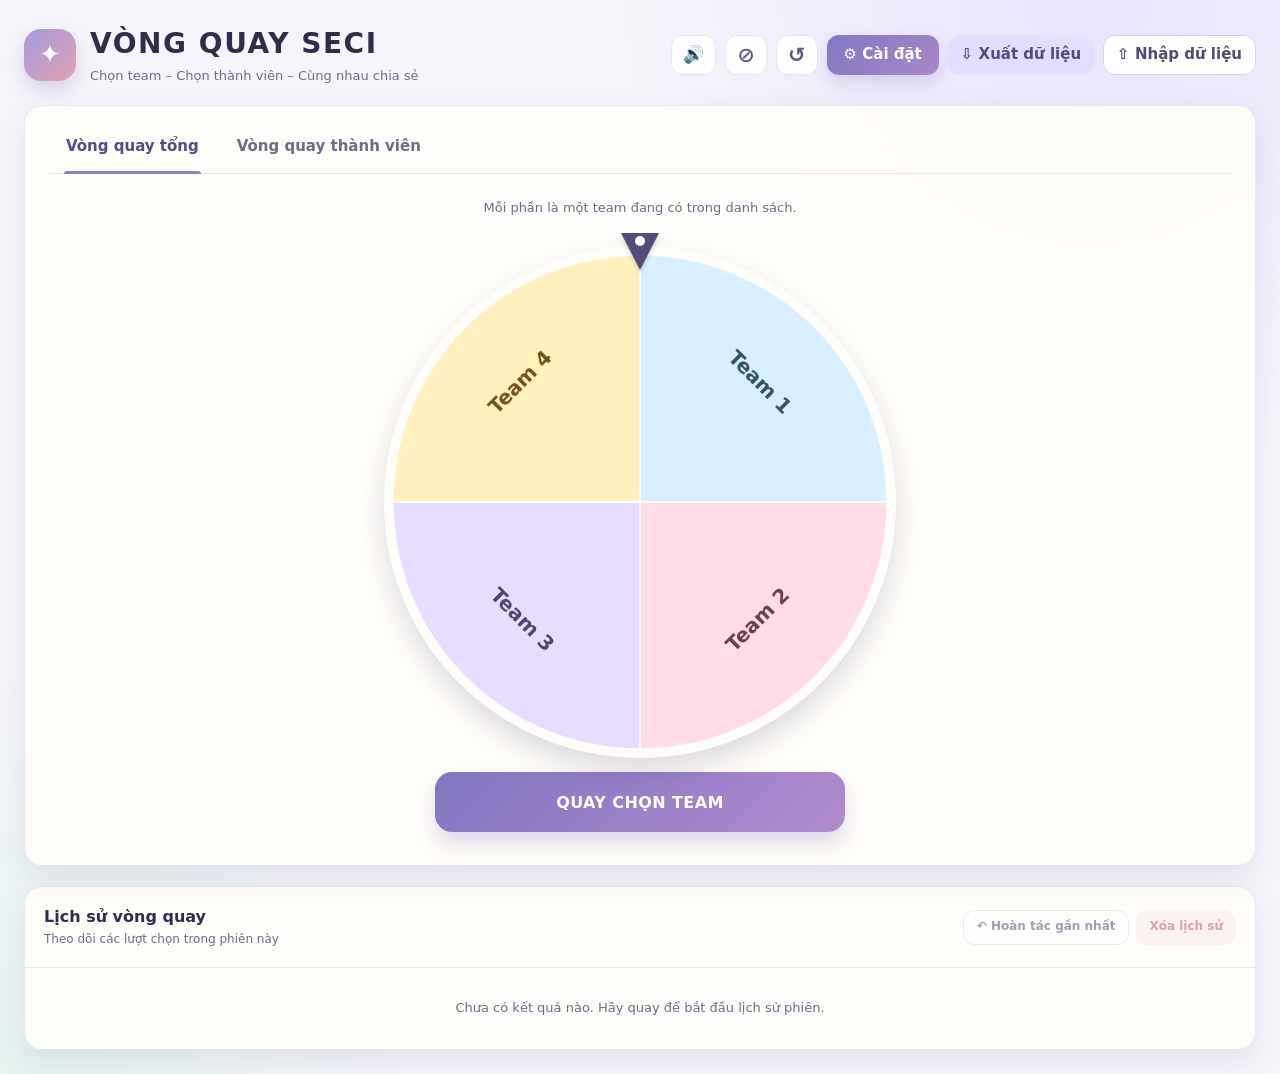
<file: index.html>
<!doctype html>
<html lang="vi">
<head>
  <meta charset="UTF-8" />
  <meta name="viewport" content="width=device-width, initial-scale=1.0" />
  <meta name="theme-color" content="#7d78bd" />
  <title>Vòng quay SECI</title>
  <style>
    :root {
      --ink: #302d4a;
      --muted: #6e6b85;
      --paper: #fffdf9;
      --canvas: #f6f5fb;
      --line: #e8e5f0;
      --lilac: #e4ddff;
      --lavender: #8d82c9;
      --pink: #ffdce6;
      --rose: #db7893;
      --mint: #d5f2e7;
      --teal: #5aa98e;
      --cream: #fff0bd;
      --gold: #c99838;
      --blue: #d8edff;
      --blue-strong: #599cc7;
      --danger: #b54f6e;
      --shadow: 0 12px 32px rgba(61, 51, 106, .10);
      --radius: 18px;
    }

    * { box-sizing: border-box; }
    html { min-width: 320px; background: var(--canvas); }
    body {
      min-height: 100vh; margin: 0; color: var(--ink); background:
        radial-gradient(circle at 85% 0%, rgba(228, 221, 255, .75), transparent 30rem),
        radial-gradient(circle at 0% 100%, rgba(213, 242, 231, .55), transparent 27rem), var(--canvas);
      font-family: system-ui, -apple-system, "Segoe UI", Roboto, "Noto Sans", Arial, sans-serif; font-size: 15px; line-height: 1.45;
    }
    button, input { font: inherit; }
    button { color: inherit; cursor: pointer; }
    button:disabled { opacity: .52; cursor: not-allowed; transform: none !important; }
    .app-shell { max-width: 1600px; margin: 0 auto; padding: 24px; }
    .topbar {
      display: flex; align-items: center; justify-content: space-between; gap: 22px;
      margin-bottom: 20px;
    }
    .brand { display: flex; align-items: center; gap: 14px; }
    .brand-mark {
      position: relative; width: 52px; height: 52px; display: grid; place-items: center; padding: 0; overflow: hidden; border: 0; border-radius: 17px;
      background: linear-gradient(135deg, #a49add, #e1a1b6); color: white; box-shadow: 0 9px 20px rgba(122, 108, 183, .25);
      font-size: 26px; transform: none;
    }
    .brand-mark img { width: 100%; height: 100%; display: none; object-fit: cover; transform: none; }
    .brand-mark.has-image img { display: block; }
    .brand-mark.has-image .brand-symbol { display: none; }
    .brand-mark::after { content: "Đổi"; position: absolute; inset: auto 0 0; padding: 3px 0 4px; color: white; background: rgba(50,45,74,.72); font-size: 9px; font-weight: 850; opacity: 0; transition: opacity .18s ease; }
    .brand-mark:hover::after, .brand-mark:focus-visible::after { opacity: 1; }
    h1, h2, h3, p { margin: 0; }
    h1 { letter-spacing: .055em; font-size: clamp(20px, 3vw, 28px); font-weight: 800; }
    .tagline { color: var(--muted); margin-top: 2px; font-size: 13px; }
    .top-actions { display: flex; align-items: center; gap: 9px; flex-wrap: wrap; justify-content: flex-end; }
    .icon-button, .soft-button, .outline-button, .primary-button, .danger-button {
      border: 0; min-height: 40px; border-radius: 12px; font-weight: 750; transition: transform .18s ease, filter .18s ease, background .18s ease;
    }
    .icon-button:hover, .soft-button:hover, .outline-button:hover, .primary-button:hover, .danger-button:hover { transform: translateY(-2px); filter: brightness(.98); }
    .icon-button { min-width: 40px; padding: 0 11px; background: white; border: 1px solid var(--line); font-size: 17px; }
    .soft-button { padding: 0 13px; background: var(--lilac); color: #514b80; }
    .outline-button { padding: 0 13px; background: white; border: 1px solid #d8d2e7; color: #504b70; }
    .primary-button { padding: 0 17px; background: linear-gradient(135deg, #8377c4, #a988c7); color: white; box-shadow: 0 8px 18px rgba(120, 103, 181, .22); }
    .danger-button { padding: 0 13px; background: #fde8ed; color: var(--danger); }

    .main-layout { display: block; }
    .panel { background: rgba(255, 253, 249, .94); border: 1px solid rgba(231, 226, 241, .95); border-radius: var(--radius); box-shadow: var(--shadow); }
    .side-panel { overflow: hidden; position: sticky; top: 15px; }
    .panel-heading { display: flex; align-items: flex-start; justify-content: space-between; gap: 12px; padding: 20px 19px 14px; }
    .panel-heading h2 { font-size: 16px; }
    .panel-subtitle { font-size: 12px; color: var(--muted); margin-top: 3px; }
    .team-list { max-height: calc(100vh - 278px); min-height: 165px; overflow: auto; padding: 0 12px 12px; }
    .empty-side { text-align: center; padding: 26px 12px; color: var(--muted); font-size: 13px; }
    .team-card { border: 1px solid var(--line); border-radius: 14px; background: #fff; margin: 8px 0; overflow: hidden; }
    .team-card.selected { border-color: #afa5de; box-shadow: 0 0 0 3px rgba(164, 154, 221, .15); }
    .team-top { display: flex; align-items: center; gap: 8px; padding: 10px; }
    .team-collapse { flex: 1; display: flex; align-items: center; gap: 9px; min-width: 0; background: transparent; border: 0; text-align: left; padding: 0; }
    .entity-avatar { position: relative; flex: 0 0 auto; width: 34px; height: 34px; display: grid; place-items: center; overflow: hidden; padding: 0; border: 1px solid rgba(119, 103, 177, .16); border-radius: 11px; color: #675d9b; background: linear-gradient(145deg, #eeeaff, #fbeaf1); font-size: 13px; font-weight: 900; }
    .entity-avatar.member-avatar { width: 27px; height: 27px; border-radius: 9px; font-size: 11px; }
    .entity-avatar img { width: 100%; height: 100%; display: block; object-fit: cover; }
    .entity-avatar::after { content: "+"; position: absolute; right: -1px; bottom: -1px; width: 14px; height: 14px; display: grid; place-items: center; border-radius: 7px 0 0 0; color: white; background: rgba(70, 60, 105, .82); font-size: 11px; line-height: 1; opacity: 0; transition: opacity .18s; }
    .entity-avatar:hover::after, .entity-avatar:focus-visible::after { opacity: 1; }
    .chevron { color: var(--muted); font-size: 11px; width: 12px; transition: transform .2s; }
    .is-collapsed .chevron { transform: rotate(-90deg); }
    .team-name { overflow: hidden; text-overflow: ellipsis; white-space: nowrap; font-weight: 800; font-size: 14px; }
    .count { flex: 0 0 auto; font-size: 11px; font-weight: 800; padding: 3px 7px; border-radius: 100px; color: #4e8d78; background: var(--mint); }
    .mini-actions { display: flex; gap: 3px; }
    .mini-button { width: 29px; height: 29px; display: grid; place-items: center; border: 0; border-radius: 8px; background: transparent; color: var(--muted); font-size: 14px; }
    .mini-button:hover { background: #f4f1fb; color: var(--lavender); }
    .mini-button.delete:hover { background: #fbe8ed; color: var(--danger); }
    .photo-button { flex: 0 0 auto; min-height: 28px; padding: 0 7px; border: 1px solid #ded8f0; border-radius: 8px; color: #5b5291; background: #f3f0fd; font-size: 11px; font-weight: 850; white-space: nowrap; }
    .photo-button:hover { border-color: #b9addf; background: #ebe6fc; }
    .image-tip { margin: 0 12px 8px; padding: 9px 10px; border: 1px dashed #cabfec; border-radius: 10px; color: #5c5680; background: #f8f5ff; font-size: 12px; line-height: 1.45; }
    .member-list { padding: 0 10px 9px 30px; }
    .member-row { display: flex; align-items: center; min-height: 36px; gap: 6px; color: #58546e; font-size: 13px; }
    .member-name { flex: 1; overflow: hidden; white-space: nowrap; text-overflow: ellipsis; }
    .member-empty { color: #9994aa; font-size: 12px; padding: 4px 0; }
    .add-member { width: 100%; margin: 7px 0 1px; min-height: 31px; color: #5c5493; font-size: 12px; font-weight: 800; background: #f3f0fd; border: 0; border-radius: 9px; }
    .add-team-wrap { padding: 12px; border-top: 1px solid var(--line); }
    .add-team-wrap .primary-button { width: 100%; }
    .manage-tools { padding: 0 12px 13px; display: grid; grid-template-columns: 1fr 1fr; gap: 7px; }
    .manage-tools button { min-height: 34px; font-size: 12px; }
    .file-input { display: none; }

    .workspace { min-width: 0; display: grid; gap: 20px; }
    .spinner-panel { min-height: 650px; padding: 0 24px 25px; overflow: hidden; position: relative; }
    .tabs { height: 68px; display: flex; align-items: end; gap: 4px; border-bottom: 1px solid var(--line); }
    .tab-button { position: relative; padding: 0 17px 16px; background: transparent; color: var(--muted); border: 0; font-weight: 800; }
    .tab-button[aria-selected="true"] { color: #534c86; }
    .tab-button[aria-selected="true"]::after { content: ""; position: absolute; height: 3px; border-radius: 3px 3px 0 0; background: #8e82c9; left: 15px; right: 15px; bottom: -1px; }
    .spin-layout { min-height: 560px; display: grid; place-items: center; }
    .wheel-area { width: 100%; min-width: 0; display: grid; justify-items: center; padding: 25px 0 8px; }
    .wheel-caption { font-size: 13px; color: var(--muted); text-align: center; max-width: 510px; margin: 0 auto 14px; }
    .member-team-picker { width: min(100%, 430px); display: flex; align-items: center; gap: 11px; margin: 0 auto 13px; padding: 10px 12px; border: 1px solid #ddd7ee; border-radius: 14px; background: #f8f5ff; }
    .member-team-picker[hidden] { display: none; }
    .member-team-picker label { flex: 0 0 auto; color: #5d5680; font-size: 12px; font-weight: 850; }
    .member-team-picker select { min-width: 0; flex: 1; height: 38px; padding: 0 34px 0 11px; border: 1px solid #d7d0e8; border-radius: 10px; outline: none; color: var(--ink); background: white; font-weight: 750; cursor: pointer; }
    .member-team-picker select:focus { border-color: #9287cc; box-shadow: 0 0 0 3px rgba(146, 135, 204, .16); }
    .wheel-wrap { width: min(100%, 540px); position: relative; aspect-ratio: 1; display: grid; place-items: center; padding: 14px; }
    .pointer { z-index: 4; position: absolute; top: 1px; left: 50%; transform: translateX(-50%); width: 0; height: 0; border-left: 19px solid transparent; border-right: 19px solid transparent; border-top: 37px solid #554b77; filter: drop-shadow(0 3px 2px rgba(45, 41, 67, .2)); }
    .pointer::after { content: ""; position: absolute; top: -34px; left: -5px; width: 10px; height: 10px; background: #fffdf9; border-radius: 50%; }
    .wheel-disc { width: 100%; height: 100%; border: 9px solid #fffdf9; border-radius: 50%; background: #fff; box-shadow: 0 13px 26px rgba(65, 56, 111, .18), inset 0 0 0 1px rgba(80,70,110,.11); overflow: hidden; will-change: transform; }
    #wheelCanvas { display: block; width: 100%; height: 100%; }
    .wheel-empty { position: absolute; inset: 15%; display: grid; place-items: center; text-align: center; border-radius: 50%; padding: 40px; color: var(--muted); background: #f5f3fa; font-size: 14px; }
    .wheel-empty[hidden] { display: none; }
    .spin-button { width: min(100%, 410px); min-height: 60px; border: 0; border-radius: 17px; background: linear-gradient(135deg, #8276c1, #b28acd); color: white; font-size: 16px; letter-spacing: .025em; font-weight: 900; box-shadow: 0 12px 20px rgba(129, 111, 190, .25); transition: transform .18s ease, box-shadow .18s ease; }
    .spin-button:hover { transform: translateY(-3px); box-shadow: 0 16px 25px rgba(129, 111, 190, .32); }
    .spin-button.spinning { background: linear-gradient(135deg, #aaa4c5, #bca7c2); }

    .selected-team-card { padding: 18px; background: linear-gradient(140deg, #f4f1ff, #fffaf7); border: 1px solid #e5def8; border-radius: 15px; }
    .selected-team-card .eyebrow, .setting-label { color: var(--muted); font-size: 11px; font-weight: 850; letter-spacing: .06em; text-transform: uppercase; }
    .selected-team-name { margin-top: 5px; font-weight: 900; font-size: 18px; overflow-wrap: anywhere; }
    .not-selected { color: var(--muted); font-size: 14px; line-height: 1.6; }
    .toolbar-toggle { color: #665d91; font-size: 21px; }
    .toolbar-toggle.on { color: #236c58; border-color: #a9d7c6; background: #e2f5ed; }
    .reset-icon { color: #5d5680; font-size: 21px; }
    .action-stack { display: grid; gap: 8px; }
    .action-stack button { width: 100%; min-height: 39px; font-size: 12px; }

    .history-panel { overflow: hidden; }
    .history-head { display: flex; gap: 12px; align-items: center; justify-content: space-between; padding: 18px 19px; border-bottom: 1px solid var(--line); }
    .history-head h2 { font-size: 16px; }
    .history-actions { display: flex; gap: 7px; }
    .history-actions button { min-height: 35px; font-size: 12px; }
    .history-scroller { overflow-x: auto; }
    table { width: 100%; border-collapse: collapse; min-width: 570px; }
    th { color: var(--muted); background: #fcfbfe; font-size: 11px; letter-spacing: .04em; text-align: left; text-transform: uppercase; }
    th, td { padding: 12px 15px; border-bottom: 1px solid #efedf4; }
    td { font-size: 13px; }
    tbody tr:last-child td { border-bottom: 0; }
    .type-chip { display: inline-flex; align-items: center; border-radius: 50px; padding: 4px 8px; font-size: 11px; font-weight: 800; white-space: nowrap; }
    .type-team { color: #62529d; background: #eeeaff; }
    .type-member { color: #397d69; background: #e2f5ed; }
    .history-empty { padding: 31px; color: var(--muted); text-align: center; font-size: 13px; }
    .history-result { font-weight: 800; max-width: 210px; overflow: hidden; text-overflow: ellipsis; white-space: nowrap; }

    .modal-backdrop { z-index: 50; position: fixed; inset: 0; display: none; align-items: center; justify-content: center; padding: 18px; background: rgba(42, 37, 62, .38); backdrop-filter: blur(3px); }
    .modal-backdrop.is-open { display: flex; animation: fade .2s ease; }
    .modal { width: min(100%, 500px); padding: 26px; border-radius: 22px; background: #fffdf9; box-shadow: 0 24px 70px rgba(38, 31, 66, .25); animation: pop .28s cubic-bezier(.2,.8,.2,1); }
    .result-modal { max-height: calc(100vh - 36px); overflow-y: auto; }
    .modal.small { width: min(100%, 420px); }
    .modal-kicker { color: #8277b3; font-size: 12px; text-align: center; font-weight: 900; letter-spacing: .12em; text-transform: uppercase; }
    .modal-result { margin: 9px 0 2px; text-align: center; font-size: clamp(25px, 5vw, 34px); line-height: 1.16; font-weight: 900; overflow-wrap: anywhere; }
    .modal-detail { margin: 8px 0 23px; text-align: center; color: var(--muted); }
    .result-symbol { width: 76px; height: 76px; display: grid; place-items: center; margin: -60px auto 14px; overflow: hidden; border: 4px solid #fffdf9; border-radius: 24px; background: linear-gradient(135deg, #a79cdb, #e69db5); color: white; font-size: 31px; box-shadow: 0 10px 20px rgba(126, 105, 179, .3); }
    .result-symbol[hidden] { display: none; }
    .result-symbol.has-image { --result-image-size: min(180px, 70vw, 32vh); width: var(--result-image-size); height: var(--result-image-size); aspect-ratio: 1; margin: 0 auto 16px; border-radius: 24px; background: #f5f3fa; }
    .result-symbol.has-image.member-image { --result-image-size: min(290px, 78vw, 46vh); }
    .result-symbol img { width: 100%; height: 100%; display: block; object-fit: contain; }
    .modal-actions { display: flex; justify-content: center; flex-wrap: wrap; gap: 9px; }
    .modal-actions button { min-height: 42px; }
    #settingsBackdrop { z-index: 45; }
    .settings-modal { width: min(1060px, 100%); max-height: min(840px, calc(100vh - 28px)); display: flex; flex-direction: column; overflow: hidden; border-radius: 22px; background: #fffdf9; box-shadow: 0 24px 70px rgba(38, 31, 66, .25); animation: pop .28s cubic-bezier(.2,.8,.2,1); }
    .settings-head { display: flex; align-items: center; justify-content: space-between; gap: 16px; padding: 19px 22px; border-bottom: 1px solid var(--line); }
    .settings-head h2 { font-size: 20px; }
    .settings-head p { margin-top: 3px; color: var(--muted); font-size: 13px; }
    .settings-grid { display: grid; grid-template-columns: minmax(330px, 1.2fr) minmax(280px, .8fr); min-height: 0; overflow: auto; }
    .settings-modal .side-panel { position: static; border: 0; border-radius: 0; box-shadow: none; border-right: 1px solid var(--line); background: transparent; }
    .settings-modal .team-list { max-height: 490px; }
    .round-settings { display: grid; gap: 13px; align-content: center; padding: 22px; background: linear-gradient(145deg, rgba(245,242,253,.76), rgba(255,253,249,.1)); }
    .round-settings .action-stack { margin-top: 2px; }
    .dialog-title { font-size: 20px; }
    .dialog-message { color: var(--muted); margin: 8px 0 16px; }
    .dialog-label { display: block; margin-bottom: 6px; font-size: 12px; font-weight: 850; color: #5d5973; }
    .dialog-input { width: 100%; border: 1px solid #d9d3e5; outline: none; border-radius: 11px; padding: 11px 12px; color: var(--ink); background: #fff; }
    .dialog-input:focus { border-color: #9287cc; box-shadow: 0 0 0 3px rgba(146, 135, 204, .16); }
    .dialog-error { min-height: 18px; margin-top: 6px; color: var(--danger); font-size: 12px; }
    .dialog-actions { display: flex; justify-content: flex-end; gap: 8px; margin-top: 17px; }
    .toast { z-index: 80; position: fixed; left: 50%; bottom: 23px; transform: translate(-50%, 25px); opacity: 0; pointer-events: none; max-width: calc(100% - 30px); padding: 10px 15px; border-radius: 12px; color: #fff; background: #4f4965; box-shadow: 0 9px 22px rgba(34,30,50,.2); font-size: 13px; font-weight: 700; transition: opacity .2s, transform .2s; }
    .toast.show { opacity: 1; transform: translate(-50%, 0); }
    .toast.error { background: #a74d67; }
    .confetti-piece { z-index: 75; position: fixed; top: -22px; width: 9px; height: 14px; pointer-events: none; border-radius: 3px; animation: fall var(--fall-time) cubic-bezier(.1,.8,.2,1) forwards; }
    @keyframes fall { to { transform: translate(var(--drift), 110vh) rotate(720deg); opacity: .1; } }
    @keyframes fade { from { opacity: 0; } to { opacity: 1; } }
    @keyframes pop { from { transform: scale(.92) translateY(12px); opacity: 0; } to { transform: scale(1) translateY(0); opacity: 1; } }

    @media (max-width: 1050px) {
      .spinner-panel { padding-left: 18px; padding-right: 18px; }
    }
    @media (max-width: 720px) {
      .app-shell { padding: 12px; }
      .topbar { align-items: flex-start; flex-direction: column; gap: 13px; }
      .top-actions { justify-content: flex-start; width: 100%; }
      .spinner-panel { min-height: 0; }
      .tabs { overflow-x: auto; height: 59px; }
      .tab-button { white-space: nowrap; padding-left: 12px; padding-right: 12px; }
      .wheel-wrap { width: min(100%, 470px); }
      .spin-layout { min-height: 0; }
      .history-head { align-items: flex-start; flex-direction: column; }
      .history-actions { width: 100%; }
      .history-actions button { flex: 1; }
      .modal { padding: 24px 17px 18px; }
      .settings-grid { grid-template-columns: 1fr; }
      .settings-modal .side-panel { border-right: 0; border-bottom: 1px solid var(--line); }
      .settings-modal .team-list { max-height: 320px; }
      .round-settings { padding: 17px; }
    }
  </style>
</head>
<body>
  <main class="app-shell">
    <header class="topbar">
      <div class="brand">
        <button id="logoButton" class="brand-mark" type="button" title="Bấm để tải logo lên" aria-label="Tải ảnh logo lên">
          <span class="brand-symbol" aria-hidden="true">✦</span>
          <img id="brandLogo" alt="Logo SECI" />
        </button>
        <input id="logoInput" class="file-input" type="file" accept="image/png,image/jpeg,image/webp" />
        <div>
          <h1>VÒNG QUAY SECI</h1>
          <p class="tagline">Chọn team – Chọn thành viên – Cùng nhau chia sẻ</p>
        </div>
      </div>
      <div class="top-actions">
        <button id="soundButton" class="icon-button" type="button" title="Bật/tắt âm thanh" aria-label="Bật âm thanh">🔊</button>
        <button id="excludeSwitch" class="icon-button toolbar-toggle" type="button" aria-pressed="false" title="Loại sau khi quay: Tắt" aria-label="Loại sau khi quay: Tắt">⊘</button>
        <button id="restoreAllButton" class="icon-button reset-icon" type="button" title="Reset các kết quả đã loại" aria-label="Reset các kết quả đã loại">↺</button>
        <button id="settingsButton" class="primary-button" type="button">⚙ Cài đặt</button>
        <button id="exportButton" class="soft-button" type="button">⇩ Xuất dữ liệu</button>
        <button id="importButton" class="outline-button" type="button">⇧ Nhập dữ liệu</button>
        <input id="importInput" class="file-input" type="file" accept="application/json,.json" />
      </div>
    </header>

    <div class="main-layout">
      <section class="workspace">
        <section class="panel spinner-panel" aria-label="Vòng quay may mắn">
          <div class="tabs" role="tablist" aria-label="Chọn loại vòng quay">
            <button id="teamTab" class="tab-button" type="button" role="tab" aria-selected="true" aria-controls="spinnerView">Vòng quay tổng</button>
            <button id="memberTab" class="tab-button" type="button" role="tab" aria-selected="false" aria-controls="spinnerView">Vòng quay thành viên</button>
          </div>
          <div id="spinnerView" class="spin-layout">
            <div class="wheel-area">
              <div id="memberTeamPicker" class="member-team-picker" hidden>
                <label for="memberTeamSelect">Chọn team</label>
                <select id="memberTeamSelect" aria-label="Chọn team để quay thành viên"></select>
              </div>
              <p id="wheelCaption" class="wheel-caption"></p>
              <div class="wheel-wrap" aria-label="Vòng quay">
                <div class="pointer" aria-hidden="true"></div>
                <div id="wheelDisc" class="wheel-disc"><canvas id="wheelCanvas"></canvas></div>
                <div id="wheelEmpty" class="wheel-empty" hidden></div>
              </div>
              <button id="spinButton" class="spin-button" type="button">QUAY CHỌN TEAM</button>
            </div>
          </div>
        </section>

        <section class="panel history-panel" aria-label="Lịch sử vòng quay">
          <div class="history-head">
            <div><h2>Lịch sử vòng quay</h2><p class="panel-subtitle">Theo dõi các lượt chọn trong phiên này</p></div>
            <div class="history-actions">
              <button id="undoButton" class="outline-button" type="button">↶ Hoàn tác gần nhất</button>
              <button id="clearHistoryButton" class="danger-button" type="button">Xóa lịch sử</button>
            </div>
          </div>
          <div id="historyContent" class="history-scroller"></div>
        </section>
      </section>
    </div>
  </main>

  <div id="resultBackdrop" class="modal-backdrop" aria-hidden="true">
    <section class="modal result-modal" role="dialog" aria-modal="true" aria-labelledby="resultTitle">
      <div id="resultVisual" class="result-symbol" aria-hidden="true"><img id="resultImage" alt="" hidden /><span id="resultFallback">✦</span></div>
      <p id="resultKicker" class="modal-kicker">Kết quả vòng quay</p>
      <h2 id="resultTitle" class="modal-result"></h2>
      <p id="resultDetail" class="modal-detail"></p>
      <div id="resultActions" class="modal-actions"></div>
    </section>
  </div>
  <div id="dialogBackdrop" class="modal-backdrop" aria-hidden="true">
    <section class="modal small" role="dialog" aria-modal="true" aria-labelledby="dialogTitle">
      <h2 id="dialogTitle" class="dialog-title"></h2>
      <p id="dialogMessage" class="dialog-message"></p>
      <label id="dialogLabel" class="dialog-label" for="dialogInput" hidden></label>
      <input id="dialogInput" class="dialog-input" maxlength="80" autocomplete="off" hidden />
      <div id="dialogError" class="dialog-error" aria-live="polite"></div>
      <div id="dialogActions" class="dialog-actions"></div>
    </section>
  </div>
  <div id="settingsBackdrop" class="modal-backdrop" aria-hidden="true">
    <section class="settings-modal" role="dialog" aria-modal="true" aria-labelledby="settingsTitle">
      <header class="settings-head">
        <div>
          <h2 id="settingsTitle">Cài đặt phiên quay</h2>
          <p>Quản lý team và điều chỉnh cách hoạt động của vòng quay.</p>
        </div>
        <button id="closeSettingsButton" class="icon-button" type="button" aria-label="Đóng cài đặt" title="Đóng cài đặt">×</button>
      </header>
      <div class="settings-grid">
        <aside class="panel side-panel" aria-label="Quản lý danh sách team">
          <div class="panel-heading">
            <div>
              <h2>Quản lý team</h2>
              <p id="teamSummary" class="panel-subtitle">0 team</p>
            </div>
          </div>
          <p class="image-tip"><strong>Ảnh thành viên:</strong> nhấn nút <strong>📷 Ảnh</strong> cạnh tên từng người.</p>
          <div id="teamList" class="team-list"></div>
          <div class="add-team-wrap"><button id="addTeamButton" class="primary-button" type="button">＋ Thêm team</button></div>
          <div class="manage-tools">
            <button id="restoreSampleButton" class="soft-button" type="button">↺ Dữ liệu mẫu</button>
            <button id="newSessionButton" class="outline-button" type="button">✦ Phiên mới</button>
          </div>
        </aside>
        <section class="round-settings" aria-label="Thiết lập vòng quay">
          <div class="selected-team-card">
            <div class="eyebrow">Team đang chọn</div>
            <div id="selectedTeamText" class="selected-team-name">Chưa chọn team</div>
            <p id="selectedTeamHint" class="not-selected">Hãy quay vòng tổng để bắt đầu.</p>
          </div>
          <div class="action-stack">
            <button id="startNewButton" class="outline-button" type="button">✦ Bắt đầu phiên mới</button>
          </div>
        </section>
      </div>
    </section>
  </div>
  <input id="entityImageInput" class="file-input" type="file" accept="image/png,image/jpeg,image/webp" />
  <div id="toast" class="toast" role="status" aria-live="polite"></div>

  <script>
    'use strict';

    /* Vòng quay SECI: dữ liệu được lưu cục bộ trong trình duyệt. */
    const STORAGE_KEY = 'seci-lucky-wheel-v1';
    const COLORS = [
      '#d9eefe', '#ffdce7', '#e6ddff', '#fff0bd', '#d6f2e6', '#ffd9c8', '#d8e4ff', '#f3d9eb', '#e1f1cd', '#ffe5a6'
    ];
    const TEXT_COLORS = ['#31536a', '#713c50', '#524470', '#72551c', '#276c59', '#764835', '#41558a', '#703c61', '#456326', '#735119'];
    const $ = (selector) => document.querySelector(selector);
    const els = {
      teamList: $('#teamList'), teamSummary: $('#teamSummary'), addTeam: $('#addTeamButton'), settings: $('#settingsButton'), closeSettings: $('#closeSettingsButton'), settingsBackdrop: $('#settingsBackdrop'),
      restoreSample: $('#restoreSampleButton'), newSession: $('#newSessionButton'), startNew: $('#startNewButton'),
      teamTab: $('#teamTab'), memberTab: $('#memberTab'), memberTeamPicker: $('#memberTeamPicker'), memberTeamSelect: $('#memberTeamSelect'), wheelCanvas: $('#wheelCanvas'), wheelDisc: $('#wheelDisc'),
      wheelCaption: $('#wheelCaption'), wheelEmpty: $('#wheelEmpty'), spin: $('#spinButton'),
      selectedTeamText: $('#selectedTeamText'), selectedTeamHint: $('#selectedTeamHint'), excludeSwitch: $('#excludeSwitch'),
      restoreAll: $('#restoreAllButton'), history: $('#historyContent'),
      undo: $('#undoButton'), clearHistory: $('#clearHistoryButton'), sound: $('#soundButton'), export: $('#exportButton'),
      import: $('#importButton'), importInput: $('#importInput'), resultBackdrop: $('#resultBackdrop'), resultKicker: $('#resultKicker'),
      resultTitle: $('#resultTitle'), resultDetail: $('#resultDetail'), resultActions: $('#resultActions'), resultVisual: $('#resultVisual'), resultImage: $('#resultImage'), resultFallback: $('#resultFallback'),
      dialogBackdrop: $('#dialogBackdrop'), dialogTitle: $('#dialogTitle'), dialogMessage: $('#dialogMessage'),
      dialogLabel: $('#dialogLabel'), dialogInput: $('#dialogInput'), dialogError: $('#dialogError'), dialogActions: $('#dialogActions'), toast: $('#toast'),
      logoButton: $('#logoButton'), logoInput: $('#logoInput'), brandLogo: $('#brandLogo'), entityImageInput: $('#entityImageInput')
    };

    const uid = () => (window.crypto && window.crypto.randomUUID ? window.crypto.randomUUID() : `${Date.now()}-${Math.random().toString(16).slice(2)}`);
    const normalizeText = (value) => String(value || '').trim().replace(/\s+/g, ' ');
    const nameKey = (value) => normalizeText(value).toLocaleLowerCase('vi');
    const memberKey = (teamId, memberId) => `${teamId}:${memberId}`;
    const normalizeImageData = (value, maxLength = 500000) => typeof value === 'string' && /^data:image\/(png|jpeg|webp);base64,/i.test(value) && value.length <= maxLength ? value : '';
    const makeSamples = () => Array.from({ length: 4 }, (_, teamIndex) => ({
      id: uid(), name: `Team ${teamIndex + 1}`, imageData: '',
      members: Array.from({ length: 3 }, (_, memberIndex) => ({ id: uid(), name: `Thành viên ${memberIndex + 1}`, imageData: '' }))
    }));
    const initialState = () => ({
      teams: makeSamples(), history: [], excludedTeams: [], excludedMembers: [],
      selectedTeamId: null, activeTab: 'team', teaseStep: 0,
      settings: { excludeAfterSpin: false, sound: true, logoData: '' }, rotations: { team: 0, member: 0 }
    });

    function readState() {
      try {
        const raw = localStorage.getItem(STORAGE_KEY);
        if (!raw) return initialState();
        return normalizeImportedState(JSON.parse(raw));
      } catch (_) { return initialState(); }
    }

    function normalizeImportedState(raw) {
      const source = raw && raw.data ? raw.data : raw;
      if (!source || !Array.isArray(source.teams)) throw new Error('Dữ liệu không có danh sách team hợp lệ.');
      const seenTeamNames = new Set(); const seenTeamIds = new Set();
      const teams = source.teams.map((team) => {
        const teamName = normalizeText(team && team.name);
        if (!teamName) throw new Error('Mỗi team phải có tên.');
        if (seenTeamNames.has(nameKey(teamName))) throw new Error(`Tên team bị trùng: ${teamName}.`);
        seenTeamNames.add(nameKey(teamName));
        const teamId = typeof team.id === 'string' && /^[A-Za-z0-9_-]+$/.test(team.id) ? team.id : uid();
        if (seenTeamIds.has(teamId)) throw new Error('Dữ liệu có mã team bị trùng.');
        seenTeamIds.add(teamId);
        const seenMemberNames = new Set(); const seenMemberIds = new Set();
        const members = Array.isArray(team.members) ? team.members.map((member) => {
          const memberName = normalizeText(member && member.name);
          if (!memberName) throw new Error(`Team ${teamName} có thành viên không hợp lệ.`);
          if (seenMemberNames.has(nameKey(memberName))) throw new Error(`Team ${teamName} có tên thành viên trùng nhau.`);
          seenMemberNames.add(nameKey(memberName));
          const memberId = typeof member.id === 'string' && /^[A-Za-z0-9_-]+$/.test(member.id) ? member.id : uid();
          if (seenMemberIds.has(memberId)) throw new Error(`Team ${teamName} có mã thành viên bị trùng.`);
          seenMemberIds.add(memberId);
          return { id: memberId, name: memberName, imageData: normalizeImageData(member && member.imageData) };
        }) : [];
        return { id: teamId, name: teamName, imageData: normalizeImageData(team && team.imageData), members };
      });
      const teamIds = new Set(teams.map(t => t.id));
      const validTeamId = (id) => typeof id === 'string' && teamIds.has(id);
      const validMemberKey = (key) => {
        const [teamId, ...rest] = String(key).split(':'); const memberId = rest.join(':');
        return teams.some(t => t.id === teamId && t.members.some(m => m.id === memberId));
      };
      const history = Array.isArray(source.history) ? source.history.filter(h => h && (h.type === 'team' || h.type === 'member')).map((h) => ({
        id: typeof h.id === 'string' ? h.id : uid(), type: h.type, resultId: String(h.resultId || ''), resultName: normalizeText(h.resultName) || 'Không rõ',
        teamId: String(h.teamId || ''), teamName: normalizeText(h.teamName) || 'Không rõ', time: typeof h.time === 'string' ? h.time : new Date().toISOString(),
        eliminated: Boolean(h.eliminated)
      })) : [];
      return {
        teams, history, excludedTeams: Array.from(new Set((source.excludedTeams || []).filter(validTeamId))),
        excludedMembers: Array.from(new Set((source.excludedMembers || []).filter(validMemberKey))),
        selectedTeamId: validTeamId(source.selectedTeamId) ? source.selectedTeamId : null,
        activeTab: source.activeTab === 'member' ? 'member' : 'team',
        teaseStep: Number.isInteger(source.teaseStep) ? ((source.teaseStep % 7) + 7) % 7 : 0,
        settings: {
          excludeAfterSpin: Boolean(source.settings && source.settings.excludeAfterSpin),
          sound: !(source.settings && source.settings.sound === false),
          logoData: normalizeImageData(source.settings && source.settings.logoData, 2000000)
        },
        rotations: { team: Number(source.rotations && source.rotations.team) || 0, member: Number(source.rotations && source.rotations.member) || 0 }
      };
    }

    let state = readState();
    let spinning = false;
    let openDialog = null;
    let toastTimer = null;
    let audioContext = null;
    let pendingImageTarget = null;
    const collapsedTeams = new Set();
    let activeResultRecord = null;

    function persist() { localStorage.setItem(STORAGE_KEY, JSON.stringify(state)); }
    function isDisabled() { return spinning; }
    function currentTeam() { return state.teams.find(team => team.id === state.selectedTeamId) || null; }
    function availableTeams() {
      const remaining = state.teams.filter(team => !state.settings.excludeAfterSpin || !state.excludedTeams.includes(team.id));
      return remaining.length || !state.settings.excludeAfterSpin ? remaining : state.teams;
    }
    function availableMembers(team) {
      const members = team ? team.members : [];
      const remaining = members.filter(member => !state.settings.excludeAfterSpin || !state.excludedMembers.includes(memberKey(team.id, member.id)));
      return remaining.length || !state.settings.excludeAfterSpin ? remaining : members;
    }
    function recycleExhaustedResults(tab, team) {
      if (!state.settings.excludeAfterSpin) return;
      if (tab === 'team' && state.teams.length && state.teams.every(item => state.excludedTeams.includes(item.id))) state.excludedTeams = [];
      if (tab === 'member' && team && team.members.length && team.members.every(item => state.excludedMembers.includes(memberKey(team.id, item.id)))) state.excludedMembers = state.excludedMembers.filter(key => !key.startsWith(`${team.id}:`));
    }
    function currentItems() { return state.activeTab === 'team' ? availableTeams() : availableMembers(currentTeam()); }
    function randomIndex(length) {
      if (length < 1) return -1;
      if (window.crypto && window.crypto.getRandomValues) {
        const ceiling = Math.floor(0x100000000 / length) * length;
        const bucket = new Uint32Array(1);
        do { window.crypto.getRandomValues(bucket); } while (bucket[0] >= ceiling);
        return bucket[0] % length;
      }
      return Math.floor(Math.random() * length);
    }
    function escapeHtml(value) { return String(value).replace(/[&<>'"]/g, char => ({ '&': '&amp;', '<': '&lt;', '>': '&gt;', "'": '&#039;', '"': '&quot;' })[char]); }
    function truncate(value, max) { return value.length <= max ? value : `${value.slice(0, Math.max(1, max - 1))}…`; }
    function formatTime(iso) { try { return new Intl.DateTimeFormat('vi-VN', { dateStyle: 'short', timeStyle: 'medium' }).format(new Date(iso)); } catch (_) { return iso; } }

    function showToast(message, type = '') {
      clearTimeout(toastTimer); els.toast.textContent = message; els.toast.className = `toast ${type}`.trim();
      requestAnimationFrame(() => els.toast.classList.add('show'));
      toastTimer = setTimeout(() => els.toast.classList.remove('show'), 3300);
    }

    function setButtonDisabled(button, disabled) { button.disabled = disabled; }

    function memberAvatarMarkup(item, teamId, memberId, disabled) {
      const content = item.imageData
        ? `<img src="${escapeHtml(item.imageData)}" alt="" />`
        : `<span>${escapeHtml(Array.from(item.name)[0] || '?')}</span>`;
      const verb = item.imageData ? 'Đổi ảnh' : 'Thêm ảnh';
      return `<button class="entity-avatar member-avatar" type="button" data-action="image-member" data-team-id="${teamId}" data-member-id="${memberId}" title="${verb} cho ${escapeHtml(item.name)}" aria-label="${verb} cho ${escapeHtml(item.name)}" ${disabled ? 'disabled' : ''}>${content}</button>`;
    }

    function renderTeams() {
      const disabled = isDisabled();
      els.teamSummary.textContent = `${state.teams.length} team · ${state.teams.reduce((sum, team) => sum + team.members.length, 0)} thành viên`;
      if (!state.teams.length) {
        els.teamList.innerHTML = '<div class="empty-side">Chưa có team nào.<br>Hãy thêm team để bắt đầu.</div>';
      } else {
        els.teamList.innerHTML = state.teams.map(team => {
          const collapsed = collapsedTeams.has(team.id);
          const selected = team.id === state.selectedTeamId ? ' selected' : '';
          const memberRows = team.members.length ? team.members.map(member => `
            <div class="member-row" title="${escapeHtml(member.name)}">${memberAvatarMarkup(member, team.id, member.id, disabled)}<span class="member-name">${escapeHtml(member.name)}</span>
              <button class="photo-button" type="button" data-action="image-member" data-team-id="${team.id}" data-member-id="${member.id}" title="${member.imageData ? 'Đổi ảnh' : 'Thêm ảnh'} cho ${escapeHtml(member.name)}" ${disabled ? 'disabled' : ''}>📷 Ảnh</button>
              <button class="mini-button" type="button" data-action="rename-member" data-team-id="${team.id}" data-member-id="${member.id}" title="Sửa tên thành viên" aria-label="Sửa ${escapeHtml(member.name)}" ${disabled ? 'disabled' : ''}>✎</button>
              <button class="mini-button delete" type="button" data-action="delete-member" data-team-id="${team.id}" data-member-id="${member.id}" title="Xóa thành viên" aria-label="Xóa ${escapeHtml(member.name)}" ${disabled ? 'disabled' : ''}>×</button>
            </div>`).join('') : '<div class="member-empty">Chưa có thành viên.</div>';
          return `<article class="team-card${selected}${collapsed ? ' is-collapsed' : ''}">
            <div class="team-top">
              <button class="team-collapse" type="button" data-action="collapse" data-team-id="${team.id}" aria-expanded="${!collapsed}">
                <span class="chevron">▼</span><span class="team-name" title="${escapeHtml(team.name)}">${escapeHtml(team.name)}</span><span class="count">${team.members.length}</span>
              </button>
              <div class="mini-actions">
                <button class="mini-button" type="button" data-action="rename-team" data-team-id="${team.id}" title="Sửa tên team" aria-label="Sửa ${escapeHtml(team.name)}" ${disabled ? 'disabled' : ''}>✎</button>
                <button class="mini-button delete" type="button" data-action="delete-team" data-team-id="${team.id}" title="Xóa team" aria-label="Xóa ${escapeHtml(team.name)}" ${disabled ? 'disabled' : ''}>×</button>
              </div>
            </div>
            ${collapsed ? '' : `<div class="member-list">${memberRows}<button class="add-member" type="button" data-action="add-member" data-team-id="${team.id}" ${disabled ? 'disabled' : ''}>＋ Thêm thành viên</button></div>`}
          </article>`;
        }).join('');
      }
      [els.addTeam, els.restoreSample, els.newSession, els.startNew, els.restoreAll, els.undo, els.clearHistory, els.export, els.import, els.settings].forEach(button => setButtonDisabled(button, disabled));
    }

    function drawWheel() {
      const canvas = els.wheelCanvas;
      // clientWidth/clientHeight không bị thay đổi khi .wheel-disc đang xoay.
      const size = Math.max(1, Math.floor(Math.min(canvas.clientWidth, canvas.clientHeight))); const scale = Math.min(window.devicePixelRatio || 1, 2);
      if (!size) return;
      canvas.width = size * scale; canvas.height = size * scale;
      const ctx = canvas.getContext('2d'); ctx.setTransform(scale, 0, 0, scale, 0, 0); ctx.clearRect(0, 0, size, size);
      const items = currentItems(); const center = size / 2; const radius = center;
      canvas.title = items.length ? `Các mục trên vòng quay: ${items.map(item => item.name).join(' · ')}` : '';
      els.wheelEmpty.hidden = items.length > 0;
      if (!items.length) { ctx.fillStyle = '#f5f3fa'; ctx.beginPath(); ctx.arc(center, center, radius, 0, Math.PI * 2); ctx.fill(); return; }
      const segment = (Math.PI * 2) / items.length;
      // Một cỡ chữ cố định cho mọi trạng thái: trước quay, đang quay và đã dừng.
      const labelFont = 20;
      items.forEach((item, index) => {
        const start = -Math.PI / 2 + index * segment; const end = start + segment;
        ctx.beginPath(); ctx.moveTo(center, center); ctx.arc(center, center, radius, start, end); ctx.closePath(); ctx.fillStyle = COLORS[index % COLORS.length]; ctx.fill();
        ctx.strokeStyle = 'rgba(255,255,255,.88)'; ctx.lineWidth = 1.5; ctx.stroke();
        const middle = start + segment / 2;
        const labelRadius = radius * .68;
        ctx.save(); ctx.translate(center + Math.cos(middle) * labelRadius, center + Math.sin(middle) * labelRadius);
        let textAngle = (middle + Math.PI / 2) % (Math.PI * 2);
        if (textAngle > Math.PI / 2 && textAngle < Math.PI * 1.5) textAngle += Math.PI;
        ctx.rotate(textAngle);
        ctx.fillStyle = TEXT_COLORS[index % TEXT_COLORS.length]; ctx.font = `900 ${labelFont}px system-ui, -apple-system, "Segoe UI", Roboto, "Noto Sans", Arial, sans-serif`; ctx.textAlign = 'center'; ctx.textBaseline = 'middle';
        const charLimit = items.length > 10 ? 10 : items.length > 6 ? 16 : 25;
        ctx.fillText(truncate(item.name, charLimit), 0, 0, radius * .54);
        ctx.restore();
      });
    }

    function setRotation() {
      const rotation = state.activeTab === 'team' ? state.rotations.team : state.rotations.member;
      els.wheelDisc.style.transition = 'none'; els.wheelDisc.style.transform = `rotate(${rotation}deg)`;
    }
    function renderWheel() {
      const isTeam = state.activeTab === 'team'; const team = currentTeam(); const items = currentItems();
      els.teamTab.setAttribute('aria-selected', String(isTeam)); els.memberTab.setAttribute('aria-selected', String(!isTeam));
      els.memberTab.disabled = spinning;
      els.teamTab.disabled = spinning;
      els.memberTeamPicker.hidden = isTeam;
      if (!isTeam) {
        els.memberTeamSelect.innerHTML = `<option value="">— Chọn một team —</option>${state.teams.map(item => `<option value="${item.id}" ${item.id === state.selectedTeamId ? 'selected' : ''}>${escapeHtml(item.name)} · ${item.members.length} thành viên</option>`).join('')}`;
        els.memberTeamSelect.disabled = spinning || !state.teams.length;
      }
      if (isTeam) {
        els.wheelCaption.textContent = 'Mỗi phần là một team đang có trong danh sách.';
        els.spin.textContent = spinning ? 'ĐANG QUAY…' : 'QUAY CHỌN TEAM';
        els.wheelEmpty.textContent = 'Chưa có team nào để quay.';
      } else {
        els.wheelCaption.textContent = team ? `Đang quay thành viên của ${team.name}` : 'Chọn một team ở phía trên để quay thành viên.';
        els.spin.textContent = spinning ? 'ĐANG QUAY…' : 'QUAY CHỌN THÀNH VIÊN';
        els.wheelEmpty.textContent = !team ? 'Chưa có team được chọn. Hãy quay chọn team trước.' : 'Team này chưa có thành viên để quay.';
      }
      els.spin.disabled = spinning || !items.length;
      els.selectedTeamText.textContent = team ? team.name : 'Chưa chọn team';
      els.selectedTeamHint.textContent = team ? `${team.members.length} thành viên trong team này.` : 'Hãy quay vòng tổng để bắt đầu.';
      const exclusionOn = state.settings.excludeAfterSpin;
      els.excludeSwitch.classList.toggle('on', exclusionOn); els.excludeSwitch.setAttribute('aria-pressed', String(exclusionOn)); els.excludeSwitch.disabled = spinning;
      els.excludeSwitch.textContent = '⊘';
      els.excludeSwitch.title = exclusionOn ? 'Đang loại kết quả sau mỗi lượt quay' : 'Bấm để loại kết quả sau mỗi lượt quay';
      els.excludeSwitch.setAttribute('aria-label', exclusionOn ? 'Loại sau khi quay: Bật' : 'Loại sau khi quay: Tắt');
      drawWheel(); setRotation();
    }

    function renderHistory() {
      if (!state.history.length) {
        els.history.innerHTML = '<div class="history-empty">Chưa có kết quả nào. Hãy quay để bắt đầu lịch sử phiên.</div>';
        els.undo.disabled = true; els.clearHistory.disabled = true; return;
      }
      els.undo.disabled = spinning; els.clearHistory.disabled = spinning;
      const rows = state.history.map((record, index) => `<tr>
        <td>${index + 1}</td><td><span class="type-chip ${record.type === 'team' ? 'type-team' : 'type-member'}">${record.type === 'team' ? 'Team' : 'Thành viên'}</span></td>
        <td class="history-result" title="${escapeHtml(record.resultName)}">${escapeHtml(record.resultName)}</td>
        <td>${escapeHtml(record.teamName)}</td><td>${formatTime(record.time)}</td>
      </tr>`).join('');
      els.history.innerHTML = `<table><thead><tr><th>Lượt</th><th>Loại</th><th>Kết quả</th><th>Team liên quan</th><th>Thời gian</th></tr></thead><tbody>${rows}</tbody></table>`;
    }

    function render() { renderTeams(); renderWheel(); renderHistory(); updateSoundButton(); renderLogo(); }
    function updateSoundButton() { els.sound.textContent = state.settings.sound ? '🔊' : '🔇'; els.sound.title = state.settings.sound ? 'Tắt âm thanh' : 'Bật âm thanh'; els.sound.setAttribute('aria-label', els.sound.title); }
    function renderLogo() {
      const hasLogo = Boolean(state.settings.logoData);
      els.logoButton.classList.toggle('has-image', hasLogo);
      if (hasLogo) els.brandLogo.src = state.settings.logoData;
      else els.brandLogo.removeAttribute('src');
    }

    function uploadLogo(file) {
      if (!file) return;
      if (!['image/png', 'image/jpeg', 'image/webp'].includes(file.type)) { showToast('Vui lòng chọn ảnh PNG, JPG hoặc WebP.', 'error'); return; }
      if (file.size > 5 * 1024 * 1024) { showToast('Ảnh logo không được lớn hơn 5 MB.', 'error'); return; }
      const reader = new FileReader();
      reader.onerror = () => showToast('Không thể đọc ảnh logo.', 'error');
      reader.onload = () => {
        const image = new Image();
        image.onerror = () => showToast('File ảnh không hợp lệ.', 'error');
        image.onload = () => {
          const maxSize = 400; const scale = Math.min(1, maxSize / Math.max(image.width, image.height));
          const canvas = document.createElement('canvas'); canvas.width = Math.max(1, Math.round(image.width * scale)); canvas.height = Math.max(1, Math.round(image.height * scale));
          const context = canvas.getContext('2d'); context.drawImage(image, 0, 0, canvas.width, canvas.height);
          state.settings.logoData = canvas.toDataURL('image/webp', .88); persist(); renderLogo(); showToast('Đã cập nhật logo.');
        };
        image.src = reader.result;
      };
      reader.readAsDataURL(file);
    }

    function resolveImageTarget(target) {
      if (!target) return null;
      const team = teamById(target.teamId);
      return target.type === 'team' ? team : memberById(team, target.memberId);
    }

    function requestEntityImage(type, teamId, memberId = '') {
      if (!ensureNotSpinning()) return;
      const target = { type, teamId, memberId }; const entity = resolveImageTarget(target);
      if (!entity) return;
      pendingImageTarget = target;
      if (!entity.imageData) { els.entityImageInput.click(); return; }
      openDialog = { kind: 'image' }; els.dialogTitle.textContent = `Ảnh của ${entity.name}`;
      els.dialogMessage.textContent = 'Bạn có thể chọn ảnh khác hoặc xóa ảnh hiện tại.';
      els.dialogInput.hidden = true; els.dialogLabel.hidden = true; els.dialogError.textContent = ''; els.dialogActions.innerHTML = '';
      els.dialogActions.append(button('Hủy', 'outline-button', () => { pendingImageTarget = null; closeDialog(); }));
      els.dialogActions.append(button('Xóa ảnh', 'danger-button', () => {
        closeDialog(); pendingImageTarget = null; entity.imageData = ''; persist(); render(); showToast(`Đã xóa ảnh của ${entity.name}.`);
      }));
      els.dialogActions.append(button('Chọn ảnh khác', 'primary-button', () => { closeDialog(); els.entityImageInput.click(); }));
      els.dialogBackdrop.classList.add('is-open'); els.dialogBackdrop.setAttribute('aria-hidden', 'false');
    }

    function uploadEntityImage(file) {
      const target = pendingImageTarget; pendingImageTarget = null;
      if (!file || !target) return;
      if (!['image/png', 'image/jpeg', 'image/webp'].includes(file.type)) { showToast('Vui lòng chọn ảnh PNG, JPG hoặc WebP.', 'error'); return; }
      if (file.size > 5 * 1024 * 1024) { showToast('Ảnh không được lớn hơn 5 MB.', 'error'); return; }
      const reader = new FileReader();
      reader.onerror = () => showToast('Không thể đọc ảnh đã chọn.', 'error');
      reader.onload = () => {
        const image = new Image();
        image.onerror = () => showToast('File ảnh không hợp lệ.', 'error');
        image.onload = () => {
          const entity = resolveImageTarget(target); if (!entity) { showToast('Team hoặc thành viên không còn tồn tại.', 'error'); return; }
          const maxDimension = 520; const imageScale = Math.min(1, maxDimension / Math.max(image.naturalWidth, image.naturalHeight));
          const canvas = document.createElement('canvas'); canvas.width = Math.max(1, Math.round(image.naturalWidth * imageScale)); canvas.height = Math.max(1, Math.round(image.naturalHeight * imageScale));
          const context = canvas.getContext('2d'); context.drawImage(image, 0, 0, canvas.width, canvas.height);
          const imageData = canvas.toDataURL('image/webp', .8);
          if (!normalizeImageData(imageData)) { showToast('Không thể tối ưu ảnh này. Hãy thử ảnh khác.', 'error'); return; }
          const previousImage = entity.imageData; entity.imageData = imageData;
          try { persist(); }
          catch (_) { entity.imageData = previousImage; showToast('Bộ nhớ trình duyệt không còn đủ chỗ cho ảnh mới.', 'error'); return; }
          render(); showToast(`Đã cập nhật ảnh của ${entity.name}.`);
        };
        image.src = reader.result;
      };
      reader.readAsDataURL(file);
    }
    function ensureNotSpinning() { if (spinning) { showToast('Vui lòng chờ vòng quay kết thúc.', 'error'); return false; } return true; }

    function getAudioContext() {
      if (!state.settings.sound) return null;
      try {
        const AudioContextClass = window.AudioContext || window.webkitAudioContext;
        if (!AudioContextClass) return null;
        audioContext ||= new AudioContextClass();
        if (audioContext.state === 'suspended') audioContext.resume().catch(() => {});
        return audioContext;
      } catch (_) { return null; }
    }

    function playSound(type) {
      const context = getAudioContext();
      if (!context) return;
      try {
        const now = context.currentTime;
        if (type === 'result') {
          // Hợp âm mở dần tạo cảm giác chiến thắng, rõ hơn tiếng báo kết quả cũ.
          [523.25, 659.25, 783.99].forEach((frequency, index) => {
            const oscillator = context.createOscillator(); const gain = context.createGain();
            const start = now + index * .075; const end = start + .58;
            oscillator.type = index === 0 ? 'triangle' : 'sine';
            oscillator.frequency.setValueAtTime(frequency, start);
            oscillator.frequency.exponentialRampToValueAtTime(frequency * 1.015, end);
            gain.gain.setValueAtTime(.0001, start); gain.gain.exponentialRampToValueAtTime(.042, start + .025); gain.gain.exponentialRampToValueAtTime(.0001, end);
            oscillator.connect(gain).connect(context.destination); oscillator.start(start); oscillator.stop(end + .02);
          });
          return;
        }

        if (type === 'suspense') {
          // Hai nhịp tim trong khoảng dừng giả để tăng cảm giác chờ đợi.
          [0, .24].forEach((delay, index) => {
            const oscillator = context.createOscillator(); const gain = context.createGain();
            const start = now + delay; const end = start + .17;
            oscillator.type = 'sine'; oscillator.frequency.setValueAtTime(82 - index * 6, start); oscillator.frequency.exponentialRampToValueAtTime(48, end);
            gain.gain.setValueAtTime(.0001, start); gain.gain.exponentialRampToValueAtTime(index ? .055 : .07, start + .018); gain.gain.exponentialRampToValueAtTime(.0001, end);
            oscillator.connect(gain).connect(context.destination); oscillator.start(start); oscillator.stop(end + .02);
          });
          return;
        }

        const oscillator = context.createOscillator(); const gain = context.createGain();
        const isForward = type === 'forward'; const isReverse = type === 'reverse';
        oscillator.type = isForward || isReverse ? 'sawtooth' : 'triangle';
        const startFrequency = isForward ? 250 : isReverse ? 620 : 210;
        const endFrequency = isForward ? 720 : isReverse ? 260 : 105;
        const duration = isForward || isReverse ? .32 : .2;
        oscillator.frequency.setValueAtTime(startFrequency, now); oscillator.frequency.exponentialRampToValueAtTime(endFrequency, now + duration);
        gain.gain.setValueAtTime(.0001, now); gain.gain.exponentialRampToValueAtTime(isForward || isReverse ? .032 : .07, now + .018); gain.gain.exponentialRampToValueAtTime(.0001, now + duration);
        oscillator.connect(gain).connect(context.destination); oscillator.start(now); oscillator.stop(now + duration + .02);
      } catch (_) { /* Một số trình duyệt có thể chặn âm thanh; ứng dụng vẫn hoạt động. */ }
    }

    function playWheelTick(progress) {
      const context = getAudioContext();
      if (!context) return;
      try {
        const now = context.currentTime; const frequency = 1180 - progress * 600; const volume = .042 - progress * .013;
        [1, .52].forEach((ratio, index) => {
          const oscillator = context.createOscillator(); const gain = context.createGain();
          oscillator.type = index ? 'triangle' : 'square'; oscillator.frequency.setValueAtTime(frequency * ratio, now);
          gain.gain.setValueAtTime(.0001, now); gain.gain.exponentialRampToValueAtTime(volume * (index ? .48 : 1), now + .003); gain.gain.exponentialRampToValueAtTime(.0001, now + .034);
          oscillator.connect(gain).connect(context.destination); oscillator.start(now); oscillator.stop(now + .039);
        });
      } catch (_) { /* Giữ vòng quay hoạt động nếu trình duyệt không hỗ trợ Web Audio. */ }
    }

    function startSpinTension(duration, mode = 'main') {
      const context = getAudioContext();
      if (!context) return () => {};
      try {
        const now = context.currentTime; const seconds = Math.max(.25, duration / 1000);
        const filter = context.createBiquadFilter(); const gain = context.createGain();
        const lowTone = context.createOscillator(); const tensionTone = context.createOscillator();
        filter.type = 'lowpass'; filter.Q.value = 3.4;
        filter.frequency.setValueAtTime(mode === 'tease' ? 360 : 240, now);
        filter.frequency.exponentialRampToValueAtTime(mode === 'tease' ? 920 : 680, now + seconds * .88);
        lowTone.type = 'sine'; lowTone.frequency.setValueAtTime(43, now); lowTone.frequency.exponentialRampToValueAtTime(mode === 'tease' ? 72 : 56, now + seconds);
        tensionTone.type = 'sawtooth'; tensionTone.detune.value = -8;
        tensionTone.frequency.setValueAtTime(mode === 'tease' ? 115 : 74, now);
        tensionTone.frequency.exponentialRampToValueAtTime(mode === 'tease' ? 210 : 142, now + seconds * .9);
        gain.gain.setValueAtTime(.0001, now); gain.gain.exponentialRampToValueAtTime(.009, now + .05);
        gain.gain.exponentialRampToValueAtTime(mode === 'tease' ? .027 : .021, now + seconds * .82);
        gain.gain.exponentialRampToValueAtTime(.0001, now + seconds);
        lowTone.connect(gain); tensionTone.connect(filter).connect(gain); gain.connect(context.destination);
        lowTone.start(now); tensionTone.start(now);
        let stopped = false;
        return () => {
          if (stopped) return; stopped = true;
          const stopAt = context.currentTime; gain.gain.cancelScheduledValues(stopAt); gain.gain.setTargetAtTime(.0001, stopAt, .025);
          try { lowTone.stop(stopAt + .12); tensionTone.stop(stopAt + .12); } catch (_) { /* Đã dừng. */ }
        };
      } catch (_) { return () => {}; }
    }

    function startWheelTicks(duration) {
      let stopped = false; let timer = null; const startedAt = Date.now();
      const tick = () => {
        if (stopped || !spinning) return;
        const progress = Math.min(1, (Date.now() - startedAt) / duration);
        playWheelTick(progress);
        const nextDelay = 45 + Math.pow(progress, 2.25) * 225;
        timer = setTimeout(tick, nextDelay);
      };
      tick();
      return () => { stopped = true; if (timer) clearTimeout(timer); };
    }

    function releaseConfetti() {
      const colors = ['#9a8fd3', '#eca6bc', '#8cc5ab', '#f0c55c', '#76b7dc', '#f28d78', '#ffffff'];
      const launchWave = (count, delay) => setTimeout(() => {
        for (let i = 0; i < count; i++) {
          const piece = document.createElement('i'); const width = 6 + Math.random() * 8;
          piece.className = 'confetti-piece'; piece.style.left = `${Math.random() * 100}vw`; piece.style.background = colors[i % colors.length];
          piece.style.width = `${width}px`; piece.style.height = `${width * (.75 + Math.random() * 1.2)}px`;
          piece.style.borderRadius = i % 4 === 0 ? '50%' : `${1 + Math.random() * 3}px`;
          if (i % 9 === 0) piece.style.clipPath = 'polygon(50% 0,61% 35%,98% 35%,68% 57%,79% 100%,50% 72%,21% 100%,32% 57%,2% 35%,39% 35%)';
          piece.style.setProperty('--drift', `${(Math.random() - .5) * 420}px`); piece.style.setProperty('--fall-time', `${2 + Math.random() * 2.2}s`);
          document.body.appendChild(piece); piece.addEventListener('animationend', () => piece.remove());
        }
      }, delay);
      launchWave(70, 0); launchWave(55, 320); launchWave(40, 680);
    }

    function closeResult() { els.resultBackdrop.classList.remove('is-open'); els.resultBackdrop.setAttribute('aria-hidden', 'true'); activeResultRecord = null; }
    function openSettings() {
      if (!ensureNotSpinning()) return;
      render(); els.settingsBackdrop.classList.add('is-open'); els.settingsBackdrop.setAttribute('aria-hidden', 'false');
    }
    function closeSettings() { els.settingsBackdrop.classList.remove('is-open'); els.settingsBackdrop.setAttribute('aria-hidden', 'true'); }
    function button(label, className, handler, disabled = false) { const b = document.createElement('button'); b.type = 'button'; b.className = className; b.textContent = label; b.disabled = disabled; b.addEventListener('click', handler); return b; }
    function showResult(record) {
      activeResultRecord = record; const isTeam = record.type === 'team';
      const resultTeam = teamById(record.teamId); const resultEntity = isTeam ? null : memberById(resultTeam, record.resultId);
      const resultImage = !isTeam && resultEntity && resultEntity.imageData;
      els.resultVisual.hidden = isTeam;
      els.resultVisual.classList.toggle('has-image', Boolean(resultImage)); els.resultVisual.classList.toggle('member-image', Boolean(resultImage) && !isTeam); els.resultImage.hidden = !resultImage; els.resultFallback.hidden = Boolean(resultImage);
      if (resultImage) els.resultImage.src = resultImage; else els.resultImage.removeAttribute('src');
      els.resultKicker.textContent = isTeam ? 'Team được chọn' : 'Người được chọn';
      els.resultTitle.textContent = record.resultName;
      els.resultDetail.textContent = isTeam ? 'Sẵn sàng chọn thành viên của team này.' : `${record.teamName} · Một lựa chọn mới cho buổi SECI.`;
      els.resultActions.innerHTML = '';
      if (isTeam) {
        els.resultActions.append(button('Quay lại', 'outline-button', closeResult));
        els.resultActions.append(button('Quay thành viên của team này', 'primary-button', () => { state.selectedTeamId = record.teamId; state.activeTab = 'member'; persist(); closeResult(); render(); }));
      } else {
        els.resultActions.append(button('Quay lại thành viên', 'outline-button', closeResult));
        els.resultActions.append(button('Chọn team tiếp theo', 'soft-button', () => { state.activeTab = 'team'; persist(); closeResult(); render(); }));
      }
      els.resultBackdrop.classList.add('is-open'); els.resultBackdrop.setAttribute('aria-hidden', 'false');
    }

    function closeDialog() { els.dialogBackdrop.classList.remove('is-open'); els.dialogBackdrop.setAttribute('aria-hidden', 'true'); openDialog = null; }
    function showConfirm({ title, message, confirmLabel = 'Xác nhận', danger = false, onConfirm }) {
      openDialog = { kind: 'confirm' }; els.dialogTitle.textContent = title; els.dialogMessage.textContent = message; els.dialogInput.hidden = true; els.dialogLabel.hidden = true; els.dialogError.textContent = ''; els.dialogActions.innerHTML = '';
      els.dialogActions.append(button('Hủy', 'outline-button', closeDialog));
      els.dialogActions.append(button(confirmLabel, danger ? 'danger-button' : 'primary-button', () => { closeDialog(); onConfirm(); }));
      els.dialogBackdrop.classList.add('is-open'); els.dialogBackdrop.setAttribute('aria-hidden', 'false');
    }
    function showPrompt({ title, message, label = 'Tên', value = '', confirmLabel = 'Lưu', validate, onConfirm }) {
      openDialog = { kind: 'prompt' }; els.dialogTitle.textContent = title; els.dialogMessage.textContent = message; els.dialogLabel.textContent = label; els.dialogLabel.hidden = false; els.dialogInput.hidden = false; els.dialogInput.value = value; els.dialogError.textContent = ''; els.dialogActions.innerHTML = '';
      const submit = () => { const checked = validate(normalizeText(els.dialogInput.value)); if (checked !== true) { els.dialogError.textContent = checked; return; } const result = normalizeText(els.dialogInput.value); closeDialog(); onConfirm(result); };
      els.dialogActions.append(button('Hủy', 'outline-button', closeDialog)); els.dialogActions.append(button(confirmLabel, 'primary-button', submit));
      els.dialogInput.onkeydown = event => { if (event.key === 'Enter') submit(); };
      els.dialogBackdrop.classList.add('is-open'); els.dialogBackdrop.setAttribute('aria-hidden', 'false'); setTimeout(() => els.dialogInput.focus(), 30);
    }

    function updateData(mutator, message) { mutator(); persist(); render(); if (message) showToast(message); }
    function hasTeamName(name, exceptId) { return state.teams.some(team => team.id !== exceptId && nameKey(team.name) === nameKey(name)); }
    function teamById(id) { return state.teams.find(team => team.id === id); }
    function memberById(team, id) { return team && team.members.find(member => member.id === id); }
    function cleanReferences() {
      const ids = new Set(state.teams.map(team => team.id)); state.excludedTeams = state.excludedTeams.filter(id => ids.has(id));
      state.excludedMembers = state.excludedMembers.filter(key => { const [teamId, ...rest] = key.split(':'); const memberId = rest.join(':'); return state.teams.some(team => team.id === teamId && team.members.some(member => member.id === memberId)); });
      if (!teamById(state.selectedTeamId)) { state.selectedTeamId = null; if (state.activeTab === 'member') state.activeTab = 'team'; }
    }

    function addTeam() {
      if (!ensureNotSpinning()) return;
      showPrompt({ title: 'Thêm team mới', message: 'Nhập tên để tạo team mới.', label: 'Tên team', confirmLabel: 'Tạo team',
        validate: name => !name ? 'Tên team không được để trống.' : hasTeamName(name) ? 'Tên team này đã tồn tại.' : true,
        onConfirm: name => updateData(() => state.teams.push({ id: uid(), name, imageData: '', members: [] }), `Đã tạo ${name}.`) });
    }
    function renameTeam(teamId) {
      const team = teamById(teamId); if (!team || !ensureNotSpinning()) return;
      showPrompt({ title: 'Đổi tên team', message: 'Tên mới sẽ được cập nhật trong danh sách hiện tại.', label: 'Tên team', value: team.name,
        validate: name => !name ? 'Tên team không được để trống.' : hasTeamName(name, team.id) ? 'Tên team này đã tồn tại.' : true,
        onConfirm: name => updateData(() => { const oldName = team.name; team.name = name; state.history.forEach(record => { if (record.teamId === team.id) record.teamName = name; if (record.type === 'team' && record.resultId === team.id) record.resultName = name; }); }, 'Đã đổi tên team.') });
    }
    function deleteTeam(teamId) {
      const team = teamById(teamId); if (!team || !ensureNotSpinning()) return;
      showConfirm({ title: 'Xóa team?', message: `Team “${team.name}” và ${team.members.length} thành viên sẽ bị xóa. Thao tác này không thể hoàn tác.`, confirmLabel: 'Xóa team', danger: true,
        onConfirm: () => updateData(() => { state.teams = state.teams.filter(item => item.id !== teamId); cleanReferences(); }, `Đã xóa ${team.name}.`) });
    }
    function addMember(teamId) {
      const team = teamById(teamId); if (!team || !ensureNotSpinning()) return;
      showPrompt({ title: 'Thêm thành viên', message: `Thêm người vào ${team.name}.`, label: 'Tên thành viên', confirmLabel: 'Thêm',
        validate: name => !name ? 'Tên thành viên không được để trống.' : team.members.some(member => nameKey(member.name) === nameKey(name)) ? 'Tên này đã có trong team.' : true,
        onConfirm: name => updateData(() => team.members.push({ id: uid(), name, imageData: '' }), `Đã thêm ${name}.`) });
    }
    function renameMember(teamId, memberId) {
      const team = teamById(teamId); const member = memberById(team, memberId); if (!team || !member || !ensureNotSpinning()) return;
      showPrompt({ title: 'Đổi tên thành viên', message: `Cập nhật tên trong ${team.name}.`, label: 'Tên thành viên', value: member.name,
        validate: name => !name ? 'Tên thành viên không được để trống.' : team.members.some(item => item.id !== member.id && nameKey(item.name) === nameKey(name)) ? 'Tên này đã có trong team.' : true,
        onConfirm: name => updateData(() => { member.name = name; state.history.forEach(record => { if (record.type === 'member' && record.teamId === team.id && record.resultId === member.id) record.resultName = name; }); }, 'Đã đổi tên thành viên.') });
    }
    function deleteMember(teamId, memberId) {
      const team = teamById(teamId); const member = memberById(team, memberId); if (!team || !member || !ensureNotSpinning()) return;
      showConfirm({ title: 'Xóa thành viên?', message: `Bạn có chắc muốn xóa “${member.name}” khỏi ${team.name}?`, confirmLabel: 'Xóa thành viên', danger: true,
        onConfirm: () => updateData(() => { team.members = team.members.filter(item => item.id !== memberId); cleanReferences(); }, `Đã xóa ${member.name}.`) });
    }

    function handleTeamListClick(event) {
      const control = event.target.closest('[data-action]'); if (!control) return;
      const { action, teamId, memberId } = control.dataset;
      if (action === 'collapse') { collapsedTeams.has(teamId) ? collapsedTeams.delete(teamId) : collapsedTeams.add(teamId); renderTeams(); return; }
      if (action === 'image-member') requestEntityImage('member', teamId, memberId);
      if (action === 'rename-team') renameTeam(teamId); if (action === 'delete-team') deleteTeam(teamId); if (action === 'add-member') addMember(teamId);
      if (action === 'rename-member') renameMember(teamId, memberId); if (action === 'delete-member') deleteMember(teamId, memberId);
    }

    function switchTab(tab) {
      if (!ensureNotSpinning()) return;
      state.activeTab = tab; persist(); render();
    }

    function chooseMemberTeam(event) {
      if (!ensureNotSpinning()) return;
      state.selectedTeamId = event.target.value || null; state.activeTab = 'member'; persist(); render();
      const team = currentTeam();
      if (team && !team.members.length) showToast(`${team.name} chưa có thành viên. Hãy thêm thành viên trong Cài đặt.`, 'error');
    }

    function moveWheel(rotation, duration, easing = 'cubic-bezier(.12,.82,.14,1)') {
      return new Promise(resolve => {
        let finished = false;
        const finish = event => {
          if (event && event.target !== els.wheelDisc) return;
          if (finished) return;
          finished = true; els.wheelDisc.removeEventListener('transitionend', finish); clearTimeout(fallback); resolve();
        };
        const fallback = setTimeout(finish, duration + 260);
        els.wheelDisc.addEventListener('transitionend', finish);
        els.wheelDisc.style.transition = `transform ${duration}ms ${easing}`;
        requestAnimationFrame(() => { els.wheelDisc.style.transform = `rotate(${rotation}deg)`; });
      });
    }

    async function moveWheelWithSound(rotation, duration, easing, mode = 'main') {
      const stopTicks = startWheelTicks(duration); const stopTension = startSpinTension(duration, mode);
      try { await moveWheel(rotation, duration, easing); }
      finally { stopTicks(); stopTension(); }
    }

    const pause = duration => new Promise(resolve => setTimeout(resolve, duration));

    async function spin() {
      if (!ensureNotSpinning()) return;
      const tab = state.activeTab; const team = currentTeam(); recycleExhaustedResults(tab, team); persist();
      const items = currentItems();
      if (!items.length) { showToast(state.activeTab === 'team' ? 'Chưa có team khả dụng để quay.' : 'Chưa có thành viên khả dụng để quay.', 'error'); return; }
      const selectedIndex = randomIndex(items.length); const selected = items[selectedIndex];
      spinning = true; render(); playSound('spin');
      const segmentDegrees = 360 / items.length; const current = state.rotations[tab];
      const targetAngle = index => (360 - (index * segmentDegrees + segmentDegrees / 2)) % 360;
      const rotationTo = (angle, extraLoops) => {
        const normalized = ((current % 360) + 360) % 360;
        return current + extraLoops * 360 + (angle - normalized + 360) % 360;
      };
      // Chu kỳ 7 lượt: lùi → thường → tiến → thường → lùi → thường → tiến.
      const teasePattern = [0, 2, 1, 2, 0, 2, 1];
      const teaseMode = items.length > 1 ? teasePattern[state.teaseStep] : 2;
      if (items.length > 1) { state.teaseStep = (state.teaseStep + 1) % teasePattern.length; persist(); }
      let finalRotation;
      if (teaseMode !== 2) {
        const isReverse = teaseMode === 0;
        // Lùi: giả dừng ở ô trước kết quả. Tiến: giả dừng ở ô sau kết quả.
        const decoyIndex = isReverse
          ? (selectedIndex - 1 + items.length) % items.length
          : (selectedIndex + 1) % items.length;
        const fakeRotation = rotationTo(targetAngle(decoyIndex), 5 + randomIndex(2));
        state.rotations[tab] = fakeRotation; persist();
        els.spin.textContent = 'SUÝT DỪNG…';
        await moveWheelWithSound(fakeRotation, 3400 + randomIndex(500));
        playSound('suspense');
        await pause(650 + randomIndex(250));
        finalRotation = fakeRotation + (isReverse ? -segmentDegrees : segmentDegrees);
        state.rotations[tab] = finalRotation; persist();
        els.spin.textContent = isReverse ? 'Ồ, LÙI LẠI…' : 'Ồ, TIẾN THÊM…';
        playSound(isReverse ? 'reverse' : 'forward');
        await moveWheelWithSound(finalRotation, 1100 + randomIndex(400), 'cubic-bezier(.24,.92,.25,1)', 'tease');
      } else {
        finalRotation = rotationTo(targetAngle(selectedIndex), 6 + randomIndex(3));
        state.rotations[tab] = finalRotation; persist();
        await moveWheelWithSound(finalRotation, 4400 + randomIndex(1300));
      }
      spinning = false;
      const record = {
        id: uid(), type: tab, resultId: selected.id, resultName: selected.name,
        teamId: tab === 'team' ? selected.id : team.id, teamName: tab === 'team' ? selected.name : team.name,
        time: new Date().toISOString(), eliminated: state.settings.excludeAfterSpin
      };
      if (tab === 'team') state.selectedTeamId = selected.id;
      if (state.settings.excludeAfterSpin) {
        if (tab === 'team') state.excludedTeams.push(selected.id);
        else state.excludedMembers.push(memberKey(team.id, selected.id));
      }
      state.history.push(record); persist(); render(); playSound('result'); releaseConfetti(); showResult(record);
    }

    function restoreAll() {
      if (!ensureNotSpinning()) return;
      const total = state.excludedTeams.length + state.excludedMembers.length;
      if (!total) { showToast('Chưa có kết quả nào bị loại tạm thời.'); return; }
      updateData(() => { state.excludedTeams = []; state.excludedMembers = []; }, 'Đã khôi phục tất cả kết quả vào vòng quay.');
    }
    function startNewSession() {
      if (!ensureNotSpinning()) return;
      showConfirm({ title: 'Bắt đầu phiên mới?', message: 'Lịch sử sẽ được xóa và mọi kết quả tạm loại sẽ được khôi phục. Danh sách team vẫn được giữ.', confirmLabel: 'Bắt đầu phiên',
        onConfirm: () => updateData(() => { state.history = []; state.excludedTeams = []; state.excludedMembers = []; state.selectedTeamId = null; state.activeTab = 'team'; state.teaseStep = 0; }, 'Đã bắt đầu một phiên mới.') });
    }
    function undoLatest() {
      if (!ensureNotSpinning() || !state.history.length) return;
      const record = state.history[state.history.length - 1];
      updateData(() => { state.history.pop(); if (record.eliminated) { if (record.type === 'team') state.excludedTeams = state.excludedTeams.filter(id => id !== record.resultId); else state.excludedMembers = state.excludedMembers.filter(key => key !== memberKey(record.teamId, record.resultId)); } }, 'Đã hoàn tác kết quả gần nhất.');
    }
    function clearHistory() {
      if (!ensureNotSpinning() || !state.history.length) return;
      showConfirm({ title: 'Xóa lịch sử?', message: 'Toàn bộ lịch sử vòng quay sẽ bị xóa. Các kết quả đang tạm loại vẫn được giữ.', confirmLabel: 'Xóa lịch sử', danger: true,
        onConfirm: () => updateData(() => { state.history = []; }, 'Đã xóa lịch sử vòng quay.') });
    }
    function restoreSamples() {
      if (!ensureNotSpinning()) return;
      showConfirm({ title: 'Khôi phục dữ liệu mẫu?', message: 'Danh sách team, lịch sử và các kết quả tạm loại hiện có sẽ được thay bằng dữ liệu mẫu.', confirmLabel: 'Khôi phục mẫu', danger: true,
        onConfirm: () => { const savedLogo = state.settings.logoData; state = initialState(); state.settings.logoData = savedLogo; persist(); render(); showToast('Đã khôi phục dữ liệu mẫu.'); } });
    }
    function exportData() {
      if (!ensureNotSpinning()) return;
      const payload = { version: 2, exportedAt: new Date().toISOString(), data: state }; const blob = new Blob([JSON.stringify(payload, null, 2)], { type: 'application/json' });
      const url = URL.createObjectURL(blob); const anchor = document.createElement('a'); anchor.href = url; anchor.download = `vong-quay-seci-${new Date().toISOString().slice(0, 10)}.json`; document.body.appendChild(anchor); anchor.click(); anchor.remove(); URL.revokeObjectURL(url); showToast('Đã xuất file dữ liệu JSON.');
    }
    function importData(file) {
      if (!ensureNotSpinning() || !file) return;
      const reader = new FileReader();
      reader.onerror = () => showToast('Không thể đọc file đã chọn.', 'error');
      reader.onload = () => {
        try {
          const incoming = normalizeImportedState(JSON.parse(reader.result));
          showConfirm({ title: 'Nhập dữ liệu?', message: 'Dữ liệu hiện tại sẽ được ghi đè sau khi xác nhận.', confirmLabel: 'Nhập dữ liệu',
            onConfirm: () => { state = incoming; persist(); render(); showToast('Đã nhập dữ liệu thành công.'); } });
        } catch (error) { showToast(`File JSON không hợp lệ: ${error.message}`, 'error'); }
      };
      reader.readAsText(file, 'UTF-8');
    }

    els.teamList.addEventListener('click', handleTeamListClick); els.addTeam.addEventListener('click', addTeam); els.restoreSample.addEventListener('click', restoreSamples); els.newSession.addEventListener('click', startNewSession); els.startNew.addEventListener('click', startNewSession); els.settings.addEventListener('click', openSettings); els.closeSettings.addEventListener('click', closeSettings);
    els.teamTab.addEventListener('click', () => switchTab('team')); els.memberTab.addEventListener('click', () => switchTab('member')); els.memberTeamSelect.addEventListener('change', chooseMemberTeam); els.spin.addEventListener('click', spin); els.restoreAll.addEventListener('click', restoreAll); els.undo.addEventListener('click', undoLatest); els.clearHistory.addEventListener('click', clearHistory);
    els.excludeSwitch.addEventListener('click', () => { if (!ensureNotSpinning()) return; state.settings.excludeAfterSpin = !state.settings.excludeAfterSpin; persist(); render(); showToast(state.settings.excludeAfterSpin ? 'Đã bật loại kết quả sau khi quay.' : 'Đã tắt loại kết quả sau khi quay.'); });
    els.sound.addEventListener('click', () => { state.settings.sound = !state.settings.sound; persist(); updateSoundButton(); if (state.settings.sound) playSound('result'); });
    els.logoButton.addEventListener('click', () => els.logoInput.click()); els.logoInput.addEventListener('change', event => { uploadLogo(event.target.files[0]); event.target.value = ''; });
    els.entityImageInput.addEventListener('change', event => { uploadEntityImage(event.target.files[0]); event.target.value = ''; });
    els.export.addEventListener('click', exportData); els.import.addEventListener('click', () => { if (ensureNotSpinning()) els.importInput.click(); }); els.importInput.addEventListener('change', event => { importData(event.target.files[0]); event.target.value = ''; });
    els.resultBackdrop.addEventListener('click', event => { if (event.target === els.resultBackdrop) closeResult(); }); els.dialogBackdrop.addEventListener('click', event => { if (event.target === els.dialogBackdrop) closeDialog(); }); els.settingsBackdrop.addEventListener('click', event => { if (event.target === els.settingsBackdrop) closeSettings(); });
    document.addEventListener('keydown', event => { if (event.key === 'Escape') { if (els.resultBackdrop.classList.contains('is-open')) closeResult(); else if (els.dialogBackdrop.classList.contains('is-open')) closeDialog(); else if (els.settingsBackdrop.classList.contains('is-open')) closeSettings(); } });
    window.addEventListener('resize', () => { drawWheel(); setRotation(); });
    render();
  </script>
</body>
</html>
</file>
